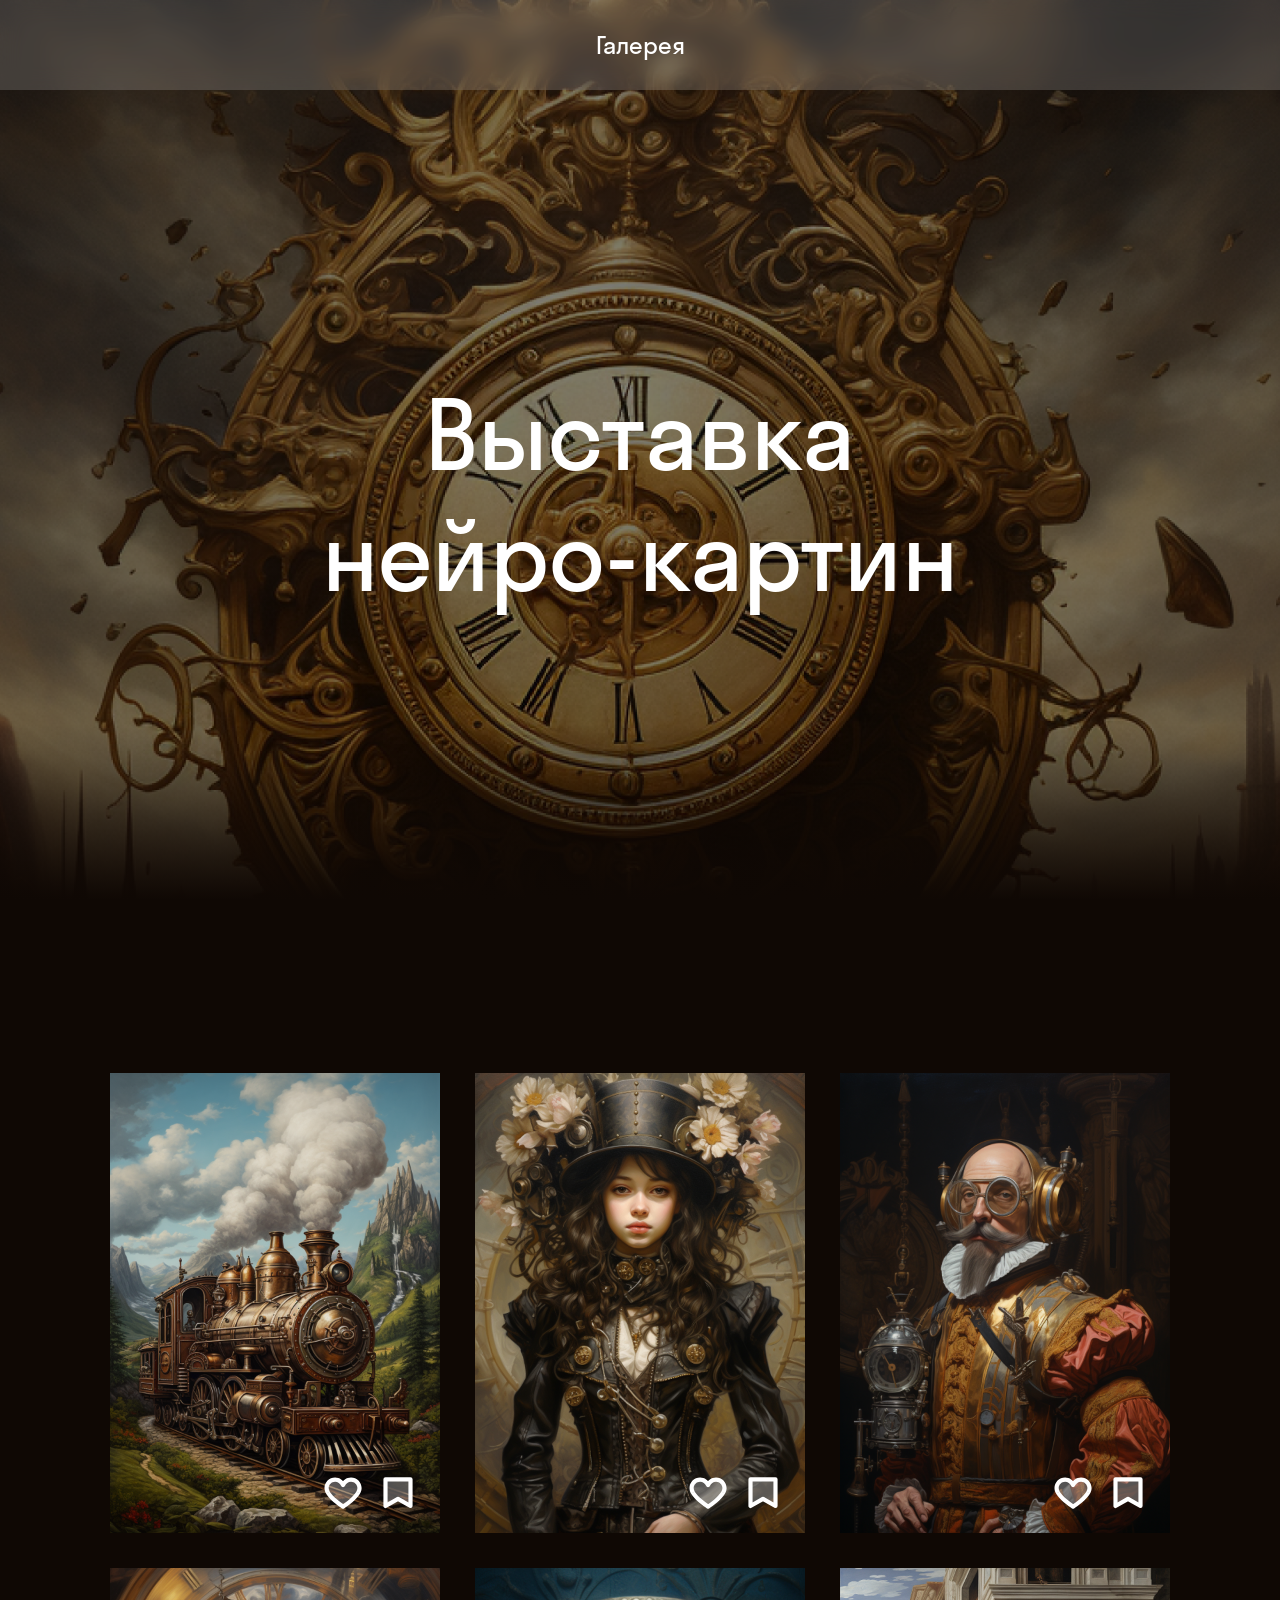
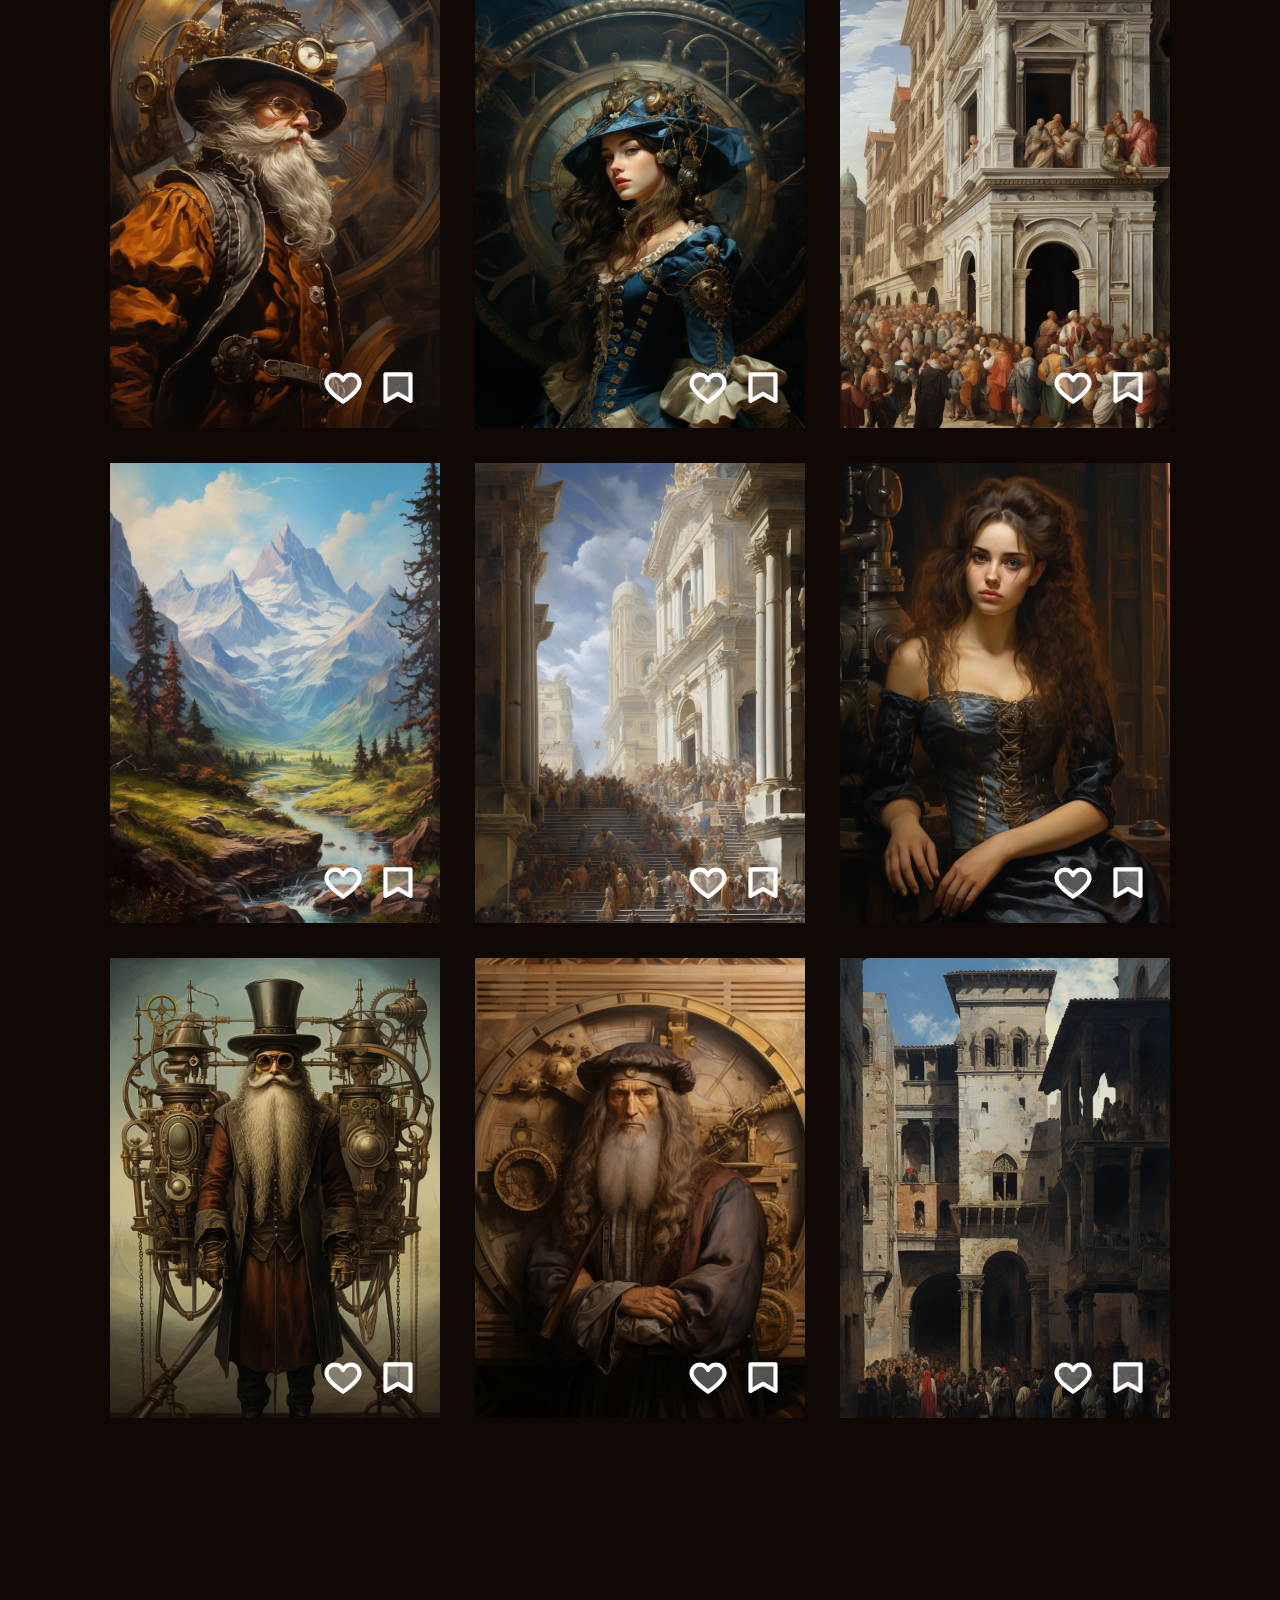
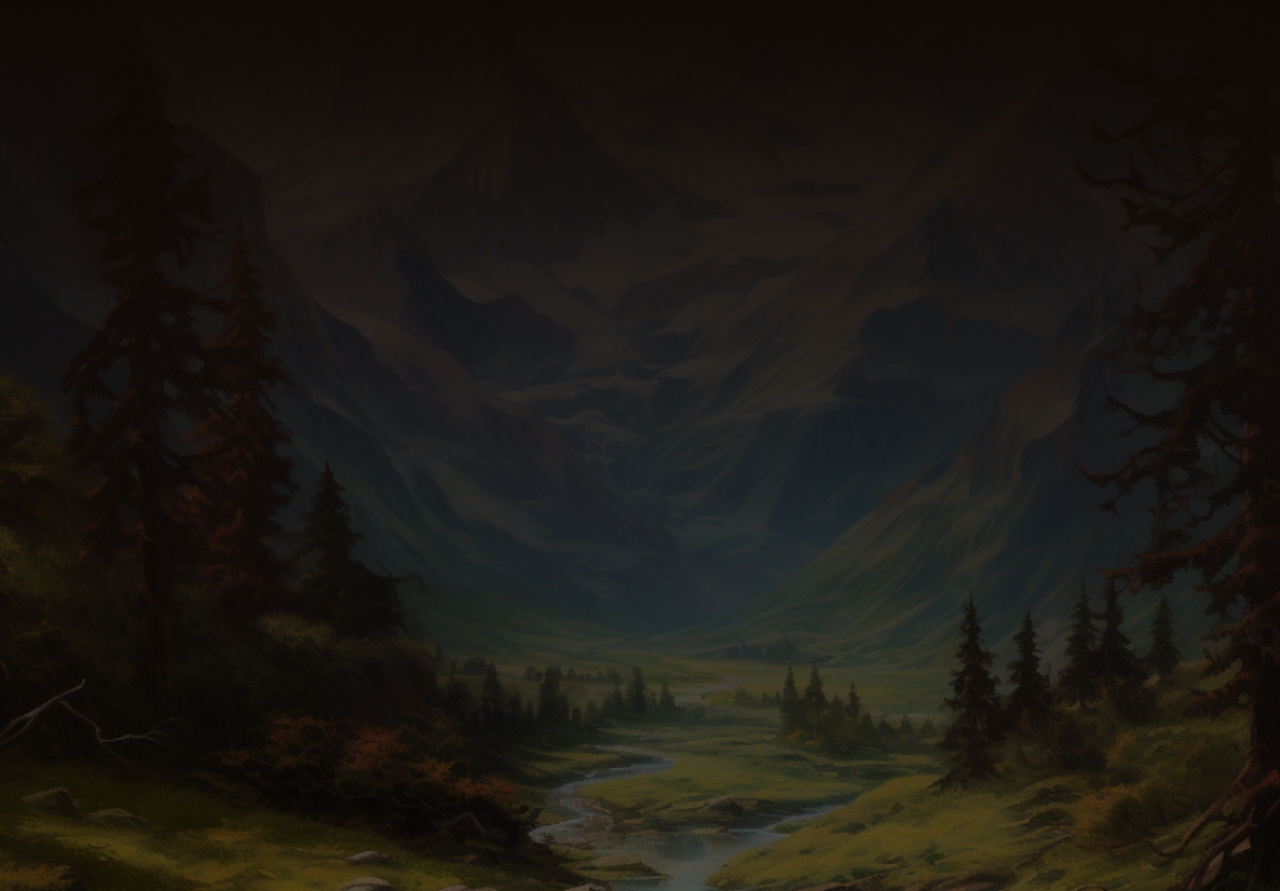
<file: index.html>
<!DOCTYPE html>
<html lang="ru">

<head>
    <meta charset="UTF-8">
    <meta name="viewport" content="width=device-width, initial-scale=1.0">
    <title>Галерея нейро-картин</title>
    <link rel="stylesheet" href="./fonts/fonts.css">
    <link rel="stylesheet" href="./style.css">
</head>

<body>
    <div class="header">
        <div class="header__overlay">
            <div class="header__link">
                <a href="#gallery" class="header__anchor">Галерея</a>
            </div>
            <h1 class="header__title">Выставка нейро-картин</h1>
        </div>
    </div>
    <div class="content">
        <ul class="gallery" id="gallery">
            <li class="gallery__item">
                <p class="image__title">Самуправляемый паровоз, 330 г. до н.э.</p>
                <img src="./images/1.png" class="image">
                <div class="image__buttons">
                    <button class="image__button image__like"></button>
                    <button class="image__button image__choosen"></button>
                </div>
            </li>
            <li class="gallery__item">
                <p class="image__title">Девушка с цветами</p>
                <img src="./images/2.png" class="image">
                <div class="image__buttons">
                    <button class="image__button image__like"></button>
                    <button class="image__button image__choosen"></button>
                </div>
            </li>
            <li class="gallery__item">
                <p class="image__title">Повелитель времени</p>
                <img src="./images/3.png" class="image">
                <div class="image__buttons">
                    <button class="image__button image__like"></button>
                    <button class="image__button image__choosen"></button>
                </div>
            </li>
            <li class="gallery__item">
                <p class="image__title">Отец повелителя времени</p>
                <img src="./images/4.png" class="image">
                <div class="image__buttons">
                    <button class="image__button image__like"></button>
                    <button class="image__button image__choosen"></button>
                </div>
            </li>
            <li class="gallery__item">
                <p class="image__title">Настя, Алхимик, 96 лет</p>
                <img src="./images/5.png" class="image">
                <div class="image__buttons">
                    <button class="image__button image__like"></button>
                    <button class="image__button image__choosen"></button>
                </div>
            </li>
            <li class="gallery__item">
                <p class="image__title">Циклопы и стены</p>
                <img src="./images/6.png" class="image">
                <div class="image__buttons">
                    <button class="image__button image__like"></button>
                    <button class="image__button image__choosen"></button>
                </div>
            </li>
            <li class="gallery__item">
                <p class="image__title">Малтай</p>
                <img src="./images/7.png" class="image">
                <div class="image__buttons">
                    <button class="image__button image__like"></button>
                    <button class="image__button image__choosen"></button>
                </div>
            </li>
            <li class="gallery__item">
                <p class="image__title">Великая циклопская революция</p>
                <img src="./images/8.png" class="image">
                <div class="image__buttons">
                    <button class="image__button image__like"></button>
                    <button class="image__button image__choosen"></button>
                </div>
            </li>
            <li class="gallery__item">
                <p class="image__title">Рандомная женщина</p>
                <img src="./images/9.png" class="image">
                <div class="image__buttons">
                    <button class="image__button image__like"></button>
                    <button class="image__button image__choosen"></button>
                </div>
            </li>
            <li class="gallery__item">
                <p class="image__title">Первый испытатель джетпака</p>
                <img src="./images/10.png" class="image">
                <div class="image__buttons">
                    <button class="image__button image__like"></button>
                    <button class="image__button image__choosen"></button>
                </div>
            </li>
            <li class="gallery__item">
                <p class="image__title">Леонард</p>
                <img src="./images/11.png" class="image">
                <div class="image__buttons">
                    <button class="image__button image__like"></button>
                    <button class="image__button image__choosen"></button>
                </div>
            </li>
            <li class="gallery__item">
                <p class="image__title">Средневековье</p>
                <img src="./images/12.png" class="image">
                <div class="image__buttons">
                    <button class="image__button image__like"></button>
                    <button class="image__button image__choosen"></button>
                </div>
            </li>
        </ul>
    </div>
    <div class="footer">
        <div class="footer__overlay">
            
        </div>
    </div>
</body>

</html>
</file>
<file: fonts/fonts.css>
@font-face {
    font-family: 'StratosSkyeng';
    src: url('stratosskyengweb-regular.woff');
    src: url('stratosskyengweb-regular.woff2');
    font-weight: 400;
    font-style: normal;
}

@font-face {
    font-family: 'StratosSkyeng';
    src: url('stratosskyengweb-medium.woff');
    src: url('stratosskyengweb-medium.woff2');
    font-weight: 500;
}

@font-face {
    font-family: 'StratosSkyeng';
    src: url('stratosskyengweb-bold.woff');
    src: url('stratosskyengweb-bold.woff2');
    font-weight: 700;
    font-style: normal;
}
</file>
<file: style.css>
* {
    margin: 0;
    padding: 0;
    box-sizing: border-box;
}

body {
    font-family: 'StratosSkyeng', sans-serif;
    background-color: #0F0804;
}

.header {
    height: 100vh;
    background-image: url(images/13.png);
    background-position: center;
    background-repeat: no-repeat;
    background-size: cover;
}

.header__overlay {
    background: linear-gradient(180deg, rgba(0, 0, 0, 0.50) 80.49%, #0F0804 100%);
    height: 100%;
    width: 100%;
    display: flex;
    flex-direction: column;
}

.header__title {
    margin: auto;
    font-size: 96px;
    text-align: center;
    color: white;
    max-width: 658px;
    font-weight: 400;
}

.header__link {
    height: 90px;
    width: 100%;
    background: rgba(255, 255, 255, 0.17);
    backdrop-filter: blur(11.5px);
}

.header__link:hover {
    opacity: .8;
}

.header__anchor {
    text-decoration: none;
    color: white;
    font-size: 24px;
    width: 100%;
    height: 100%;
    display: flex;
    justify-content: center;
    align-items: center;
}

.gallery {
    list-style-type: none;
    margin: 173px auto;

    display: flex;
    max-width: 1060px;
    justify-content: center;
    flex-wrap: wrap;
    gap: 35px;
}

.gallery__item {
    max-width: 330px;
    position: relative;
    display: flex;
    justify-content: center;
    align-items: center;
}

.image__title {
    max-width: 260px;
    font-size: 24px;
    text-align: center;
    color: white;
    position: absolute;
    z-index: 1;
    display: none;
}

.gallery__item::after {
    content: "";
    position: absolute;
    background-color: rgba(0, 0, 0, 0.65);
    color: white;
    width: 100%;
    height: 100%;
    display: none;
}

.gallery__item:hover::after,
.gallery__item:hover .image__title {
    display: block;
}


.image {
    width: 100%;
}

.image__buttons {
    position: absolute;
    right: 27px;
    bottom: 24px;
    display: flex;
    gap: 21px;
    z-index: 5;
}

.image__button {
    border: none;
    background-color: transparent;
    background-position: center;
    background-repeat: no-repeat;
    background-size: contain;
    height: 32px;
    cursor: pointer;
}

.image__like {
    width: 39px;
    background-image: url(./images/Like.svg);
}

.image__like:hover {
    background-image: url(./images/Like_active.svg);
}

.image__choosen {
    width: 30px;
    background-image: url(./images/Choosen.svg);
}

.image__choosen:hover {
    background-image: url(./images/Choosen_active.svg);
}


.footer {
    height: 100vh;
    background-image: url(./images/7.png);
    background-position: left;
    background-repeat: no-repeat;
    background-size: cover;
}

.footer__overlay {
    display: flex;
    height: 100%;
    background: linear-gradient(180deg, #0F0804 0%, rgba(0, 0, 0, 0.6) 100%);
}

.footer__text {
    margin: auto;
    font-size: 40px;
    color: white;
}
</file>
